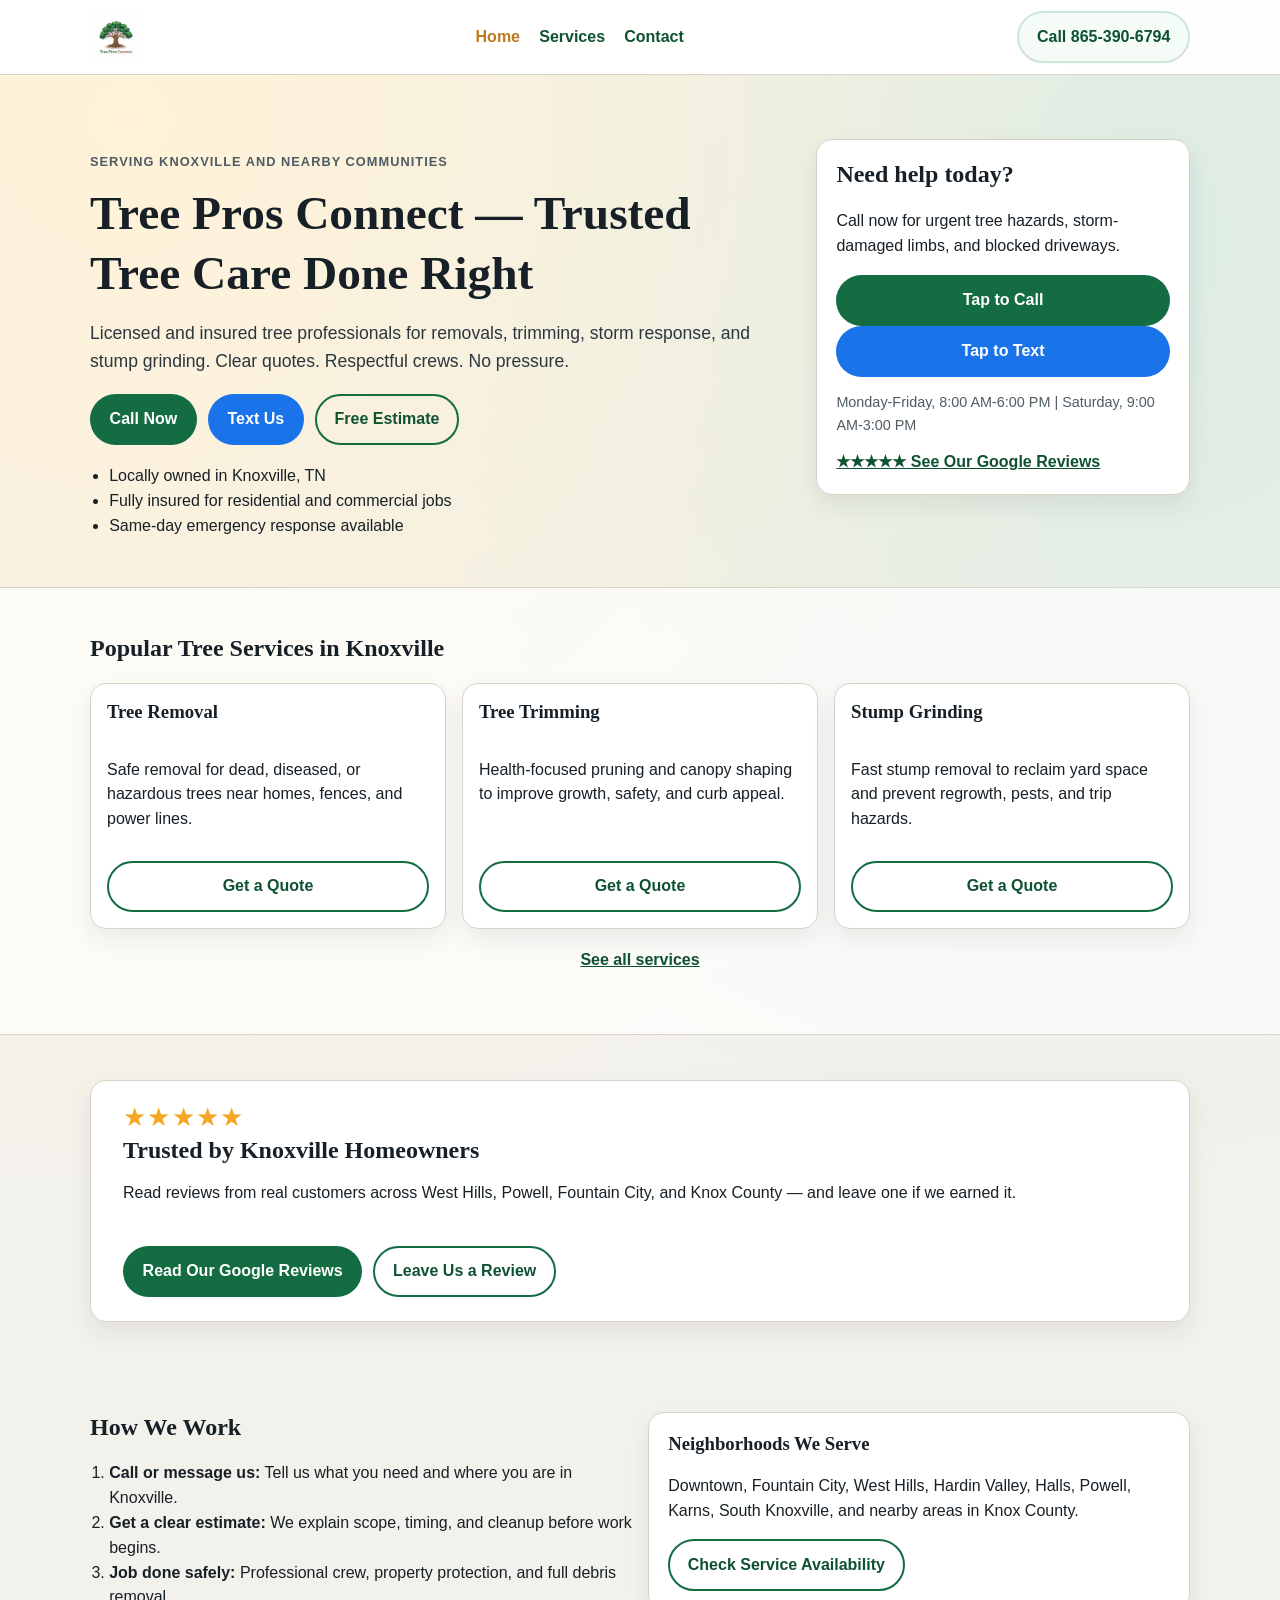
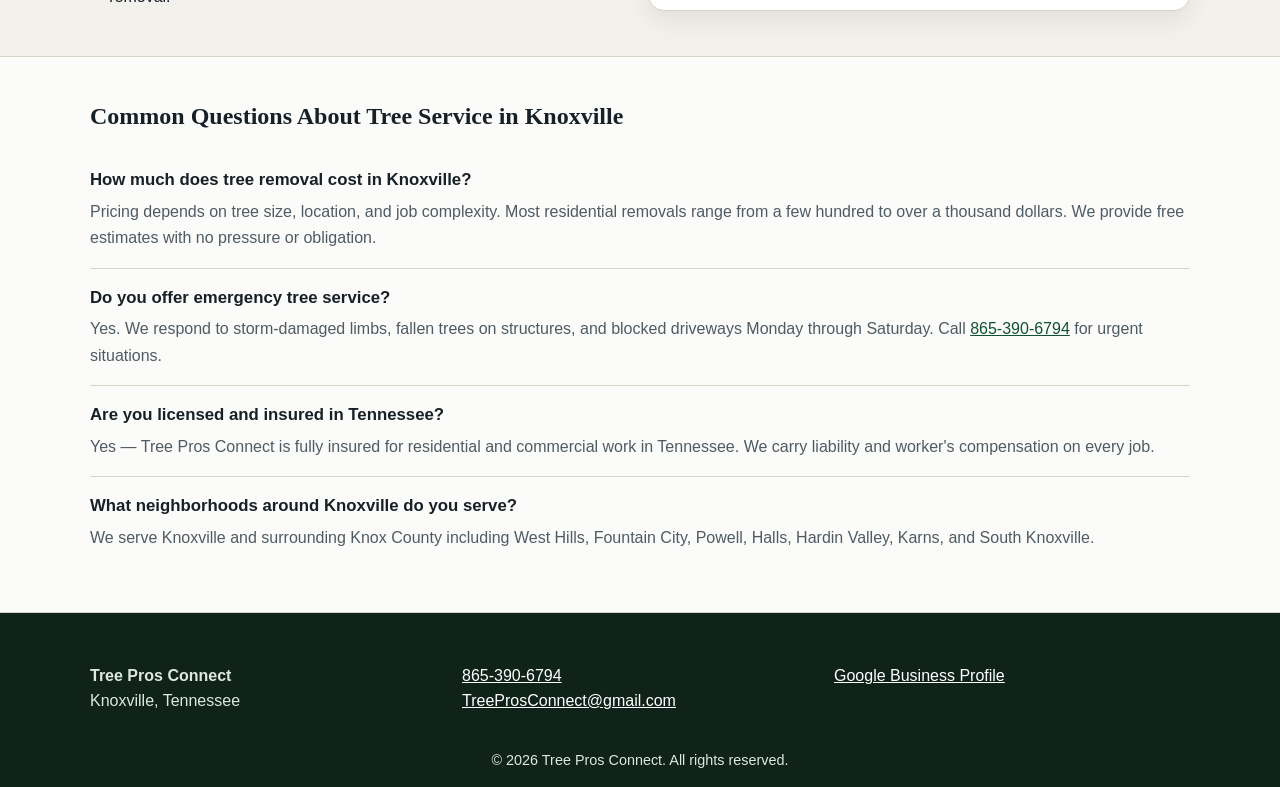
<file: index.html>
<!doctype html>
<html lang="en">
<head>
  <meta charset="utf-8">
  <meta name="viewport" content="width=device-width, initial-scale=1">
  <title>Tree Pros Connect | Safe, Professional Tree Care</title>
  <meta name="description" content="Trusted tree service in Knoxville, TN. Tree removal, trimming, stump grinding, storm cleanup, and emergency calls.">
  <meta name="robots" content="index,follow">
  <link rel="canonical" href="https://treeprosconnect.com/">
  <meta property="og:title" content="Tree Pros Connect | Safe, Professional Tree Care">
  <meta property="og:description" content="Trusted tree service in Knoxville, TN. Tree removal, trimming, stump grinding, storm cleanup.">
  <meta property="og:type" content="website">
  <meta property="og:url" content="https://treeprosconnect.com/">
  <meta property="og:locale" content="en_US">
  <meta property="og:site_name" content="Tree Pros Connect">
  <meta property="og:image" content="https://treeprosconnect.com/assets/hero-tree.jpg">
  <meta property="og:image:width" content="1200">
  <meta property="og:image:height" content="630">
  <meta name="twitter:card" content="summary_large_image">
  <meta name="twitter:title" content="Tree Pros Connect | Safe, Professional Tree Care">
  <meta name="twitter:description" content="Trusted tree service in Knoxville, TN. Tree removal, trimming, stump grinding, storm cleanup, and emergency calls.">
  <meta name="twitter:image" content="https://treeprosconnect.com/assets/hero-tree.jpg">
  <link rel="icon" href="/favicon.ico" sizes="any">
  <link rel="apple-touch-icon" href="/assets/apple-touch-icon.png">
  <link rel="stylesheet" href="assets/styles.css">
  <script defer src="assets/script.js"></script>
  <script type="application/ld+json">
  {
    "@context": "https://schema.org",
    "@type": "LandscapingBusiness",
    "name": "Tree Pros Connect",
    "description": "Trusted tree service in Knoxville, TN. Tree removal, trimming, stump grinding, storm cleanup, and emergency calls.",
    "image": "https://treeprosconnect.com/assets/hero-tree.jpg",
    "url": "https://treeprosconnect.com",
    "telephone": "+18653906794",
    "email": "TreeProsConnect@gmail.com",
    "priceRange": "$$",
    "areaServed": "Knoxville, TN",
    "address": {
      "@type": "PostalAddress",
      "addressLocality": "Knoxville",
      "addressRegion": "TN",
      "postalCode": "37902",
      "addressCountry": "US"
    },
    "openingHours": ["Mo-Fr 08:00-18:00", "Sa 09:00-15:00"],
    "sameAs": [
      "https://g.page/r/Ccs2_3aNAoinEBM/review"
    ]
  }
  </script>
  <script type="application/ld+json">
  {
    "@context": "https://schema.org",
    "@type": "FAQPage",
    "mainEntity": [
      {
        "@type": "Question",
        "name": "How much does tree removal cost in Knoxville?",
        "acceptedAnswer": {
          "@type": "Answer",
          "text": "Pricing depends on tree size, location, and job complexity. Most residential removals range from a few hundred to over a thousand dollars. Tree Pros Connect provides free, no-obligation estimates before any work begins."
        }
      },
      {
        "@type": "Question",
        "name": "Do you offer emergency tree service in Knoxville?",
        "acceptedAnswer": {
          "@type": "Answer",
          "text": "Yes. We respond to storm-damaged limbs, fallen trees on structures, and blocked driveways. Call 865-390-6794 for urgent situations Monday through Saturday."
        }
      },
      {
        "@type": "Question",
        "name": "Are you licensed and insured for tree work in Tennessee?",
        "acceptedAnswer": {
          "@type": "Answer",
          "text": "Yes. Tree Pros Connect is fully insured for residential and commercial tree work in Tennessee, carrying liability and worker's compensation coverage on every job."
        }
      },
      {
        "@type": "Question",
        "name": "What areas around Knoxville do you serve?",
        "acceptedAnswer": {
          "@type": "Answer",
          "text": "We serve Knoxville and surrounding Knox County communities including West Hills, Fountain City, Powell, Halls, Hardin Valley, Karns, and South Knoxville."
        }
      }
    ]
  }
  </script>
</head>
<body>
  <a class="skip-link" href="#main">Skip to content</a>

  <header class="site-header">
    <div class="container nav-wrap">
      <a class="logo" href="index.html" aria-label="Tree Pros Connect home"><img src="assets/logo.png" alt="Tree Pros Connect" width="180" height="52"></a>
      <nav aria-label="Main navigation">
        <ul class="nav-list">
          <li><a aria-current="page" href="index.html">Home</a></li>
          <li><a href="services.html">Services</a></li>
          <li><a href="contact.html">Contact</a></li>
        </ul>
      </nav>
      <a class="btn btn-call" href="tel:+18653906794">Call 865-390-6794</a>
    </div>
  </header>

  <main id="main">
    <section class="hero">
      <div class="container hero-grid">
        <div>
          <p class="eyebrow">Serving Knoxville and Nearby Communities</p>
        <h1>Tree Pros Connect — Trusted Tree Care Done Right</h1>
          <p class="lead">Licensed and insured tree professionals for removals, trimming, storm response, and stump grinding. Clear quotes. Respectful crews. No pressure.</p>
          <div class="hero-actions">
            <a class="btn btn-primary" href="tel:+18653906794">Call Now</a>
            <a class="btn btn-sms" href="sms:+18653906794">Text Us</a>
            <a class="btn btn-outline" href="contact.html">Free Estimate</a>
          </div>
          <ul class="trust-points" aria-label="Trust points">
            <li>Locally owned in Knoxville, TN</li>
            <li>Fully insured for residential and commercial jobs</li>
            <li>Same-day emergency response available</li>
          </ul>
        </div>
        <aside class="quote-card" aria-label="Quick contact card">
          <h2>Need help today?</h2>
          <p>Call now for urgent tree hazards, storm-damaged limbs, and blocked driveways.</p>
          <a class="btn btn-primary full" href="tel:+18653906794">Tap to Call</a>
          <a class="btn btn-sms full" href="sms:+18653906794">Tap to Text</a>
          <p class="small">Monday-Friday, 8:00 AM-6:00 PM | Saturday, 9:00 AM-3:00 PM</p>
          <a class="profile-link" href="https://g.page/r/Ccs2_3aNAoinEBM/review" target="_blank" rel="noopener noreferrer">★★★★★ See Our Google Reviews</a>
        </aside>
      </div>
    </section>

    <section class="section section-light">
      <div class="container">
        <h2>Popular Tree Services in Knoxville</h2>
        <div class="cards">
          <article class="card">
            <h3>Tree Removal</h3>
            <p>Safe removal for dead, diseased, or hazardous trees near homes, fences, and power lines.</p>
            <a class="btn btn-outline card-btn" href="contact.html">Get a Quote</a>
          </article>
          <article class="card">
            <h3>Tree Trimming</h3>
            <p>Health-focused pruning and canopy shaping to improve growth, safety, and curb appeal.</p>
            <a class="btn btn-outline card-btn" href="contact.html">Get a Quote</a>
          </article>
          <article class="card">
            <h3>Stump Grinding</h3>
            <p>Fast stump removal to reclaim yard space and prevent regrowth, pests, and trip hazards.</p>
            <a class="btn btn-outline card-btn" href="contact.html">Get a Quote</a>
          </article>
        </div>
        <p class="center"><a class="text-link" href="services.html">See all services</a></p>
      </div>
    </section>

    <section class="section">
      <div class="container">
        <div class="review-banner">
          <div>
            <p class="stars-large" aria-hidden="true">★★★★★</p>
            <h2>Trusted by Knoxville Homeowners</h2>
            <p>Read reviews from real customers across West Hills, Powell, Fountain City, and Knox County — and leave one if we earned it.</p>
          </div>
          <div class="review-actions">
            <a class="btn btn-primary" href="https://g.page/r/Ccs2_3aNAoinEBM/review" target="_blank" rel="noopener noreferrer">Read Our Google Reviews</a>
            <a class="btn btn-outline" href="https://g.page/r/Ccs2_3aNAoinEBM/review" target="_blank" rel="noopener noreferrer">Leave Us a Review</a>
          </div>
        </div>
      </div>
    </section>

    <section class="section">
      <div class="container split">
        <div>
          <h2>How We Work</h2>
          <ol class="steps">
            <li><strong>Call or message us:</strong> Tell us what you need and where you are in Knoxville.</li>
            <li><strong>Get a clear estimate:</strong> We explain scope, timing, and cleanup before work begins.</li>
            <li><strong>Job done safely:</strong> Professional crew, property protection, and full debris removal.</li>
          </ol>
        </div>
        <div class="panel">
          <h3>Neighborhoods We Serve</h3>
          <p>Downtown, Fountain City, West Hills, Hardin Valley, Halls, Powell, Karns, South Knoxville, and nearby areas in Knox County.</p>
          <a class="btn btn-outline" href="contact.html">Check Service Availability</a>
        </div>
      </div>
    </section>

    <section class="section section-light">
      <div class="container">
        <h2>Common Questions About Tree Service in Knoxville</h2>
        <dl class="faq-list">
          <div class="faq-item">
            <dt>How much does tree removal cost in Knoxville?</dt>
            <dd>Pricing depends on tree size, location, and job complexity. Most residential removals range from a few hundred to over a thousand dollars. We provide free estimates with no pressure or obligation.</dd>
          </div>
          <div class="faq-item">
            <dt>Do you offer emergency tree service?</dt>
            <dd>Yes. We respond to storm-damaged limbs, fallen trees on structures, and blocked driveways Monday through Saturday. Call <a href="tel:+18653906794">865-390-6794</a> for urgent situations.</dd>
          </div>
          <div class="faq-item">
            <dt>Are you licensed and insured in Tennessee?</dt>
            <dd>Yes — Tree Pros Connect is fully insured for residential and commercial work in Tennessee. We carry liability and worker's compensation on every job.</dd>
          </div>
          <div class="faq-item">
            <dt>What neighborhoods around Knoxville do you serve?</dt>
            <dd>We serve Knoxville and surrounding Knox County including West Hills, Fountain City, Powell, Halls, Hardin Valley, Karns, and South Knoxville.</dd>
          </div>
        </dl>
      </div>
    </section>
  </main>

  <footer class="site-footer">
    <div class="container footer-grid">
      <p><strong>Tree Pros Connect</strong><br>Knoxville, Tennessee</p>
      <p><a href="tel:+18653906794">865-390-6794</a><br><a href="mailto:TreeProsConnect@gmail.com">TreeProsConnect@gmail.com</a></p>
      <p><a href="https://g.page/r/Ccs2_3aNAoinEBM/review" target="_blank" rel="noopener noreferrer">Google Business Profile</a></p>
    </div>
    <p class="copyright">&copy; <span id="year"></span> Tree Pros Connect. All rights reserved.</p>
  </footer>

  <div class="mobile-callbar" aria-label="Mobile contact bar">
    <a href="tel:+18653906794">Call 865-390-6794</a>
    <a class="mobile-text-btn" href="sms:+18653906794">Text Us</a>
  </div>
</body>
</html>
</file>
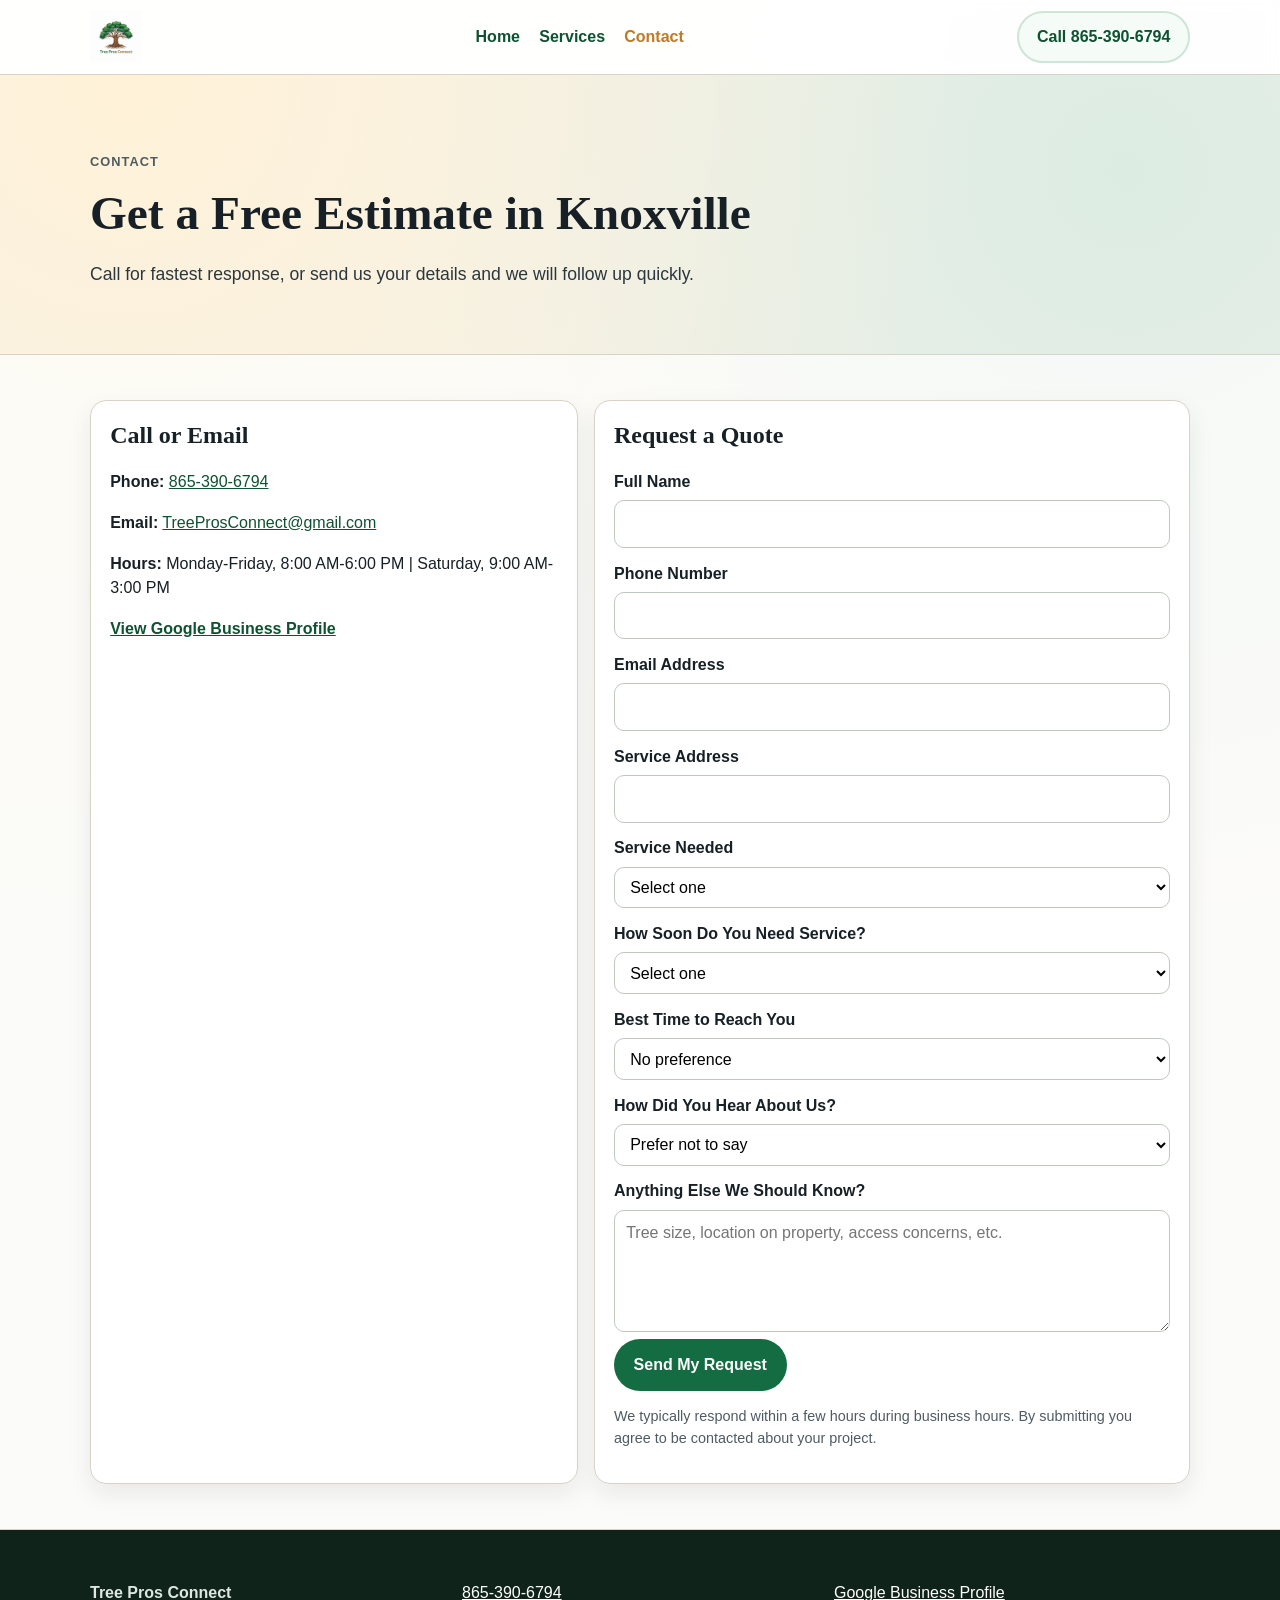
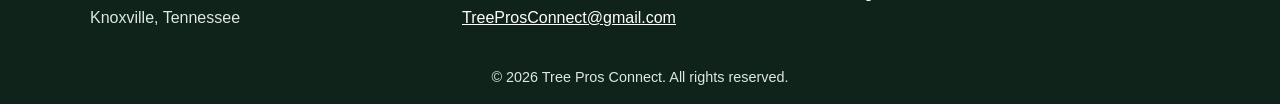
<file: contact.html>
<!doctype html>
<html lang="en">
<head>
  <meta charset="utf-8">
  <meta name="viewport" content="width=device-width, initial-scale=1">
  <title>Contact Tree Pros Connect | Free Tree Service Estimate</title>
  <meta name="description" content="Contact Tree Pros Connect for tree removal, trimming, stump grinding, and storm cleanup in Knoxville, TN.">
  <meta name="robots" content="index,follow">
  <link rel="canonical" href="https://treeprosconnect.com/contact/">
  <meta property="og:title" content="Contact Tree Pros Connect | Free Tree Service Estimate">
  <meta property="og:description" content="Contact Tree Pros Connect for tree removal, trimming, stump grinding, and storm cleanup in Knoxville, TN.">
  <meta property="og:type" content="website">
  <meta property="og:url" content="https://treeprosconnect.com/contact/">
  <meta property="og:locale" content="en_US">
  <meta property="og:site_name" content="Tree Pros Connect">
  <meta property="og:image" content="https://treeprosconnect.com/assets/hero-tree.jpg">
  <meta property="og:image:width" content="1200">
  <meta property="og:image:height" content="630">
  <meta name="twitter:card" content="summary_large_image">
  <meta name="twitter:title" content="Contact Tree Pros Connect | Free Tree Service Estimate">
  <meta name="twitter:description" content="Contact Tree Pros Connect for tree removal, trimming, stump grinding, and storm cleanup in Knoxville, TN.">
  <meta name="twitter:image" content="https://treeprosconnect.com/assets/hero-tree.jpg">
  <link rel="icon" href="/favicon.ico" sizes="any">
  <link rel="apple-touch-icon" href="/assets/apple-touch-icon.png">
  <link rel="stylesheet" href="assets/styles.css">
  <script defer src="assets/script.js"></script>
  <script type="application/ld+json">
  {
    "@context": "https://schema.org",
    "@type": "LandscapingBusiness",
    "name": "Tree Pros Connect",
    "url": "https://treeprosconnect.com",
    "telephone": "+18653906794",
    "email": "TreeProsConnect@gmail.com",
    "areaServed": "Knoxville, TN",
    "address": {
      "@type": "PostalAddress",
      "addressLocality": "Knoxville",
      "addressRegion": "TN",
      "postalCode": "37902",
      "addressCountry": "US"
    },
    "openingHours": ["Mo-Fr 08:00-18:00", "Sa 09:00-15:00"],
    "sameAs": [
      "https://g.page/r/Ccs2_3aNAoinEBM/review"
    ]
  }
  </script>
</head>
<body>
  <a class="skip-link" href="#main">Skip to content</a>

  <header class="site-header">
    <div class="container nav-wrap">
      <a class="logo" href="index.html" aria-label="Tree Pros Connect home"><img src="assets/logo.png" alt="Tree Pros Connect" width="180" height="52"></a>
      <nav aria-label="Main navigation">
        <ul class="nav-list">
          <li><a href="index.html">Home</a></li>
          <li><a href="services.html">Services</a></li>
          <li><a aria-current="page" href="contact.html">Contact</a></li>
        </ul>
      </nav>
      <a class="btn btn-call" href="tel:+18653906794">Call 865-390-6794</a>
    </div>
  </header>

  <main id="main">
    <section class="page-hero">
      <div class="container">
        <p class="eyebrow">Contact</p>
        <h1>Get a Free Estimate in Knoxville</h1>
        <p class="lead">Call for fastest response, or send us your details and we will follow up quickly.</p>
      </div>
    </section>

    <section class="section section-light">
      <div class="container contact-grid">
        <div class="panel">
          <h2>Call or Email</h2>
          <p><strong>Phone:</strong> <a href="tel:+18653906794">865-390-6794</a></p>
          <p><strong>Email:</strong> <a href="mailto:TreeProsConnect@gmail.com">TreeProsConnect@gmail.com</a></p>
          <p><strong>Hours:</strong> Monday-Friday, 8:00 AM-6:00 PM | Saturday, 9:00 AM-3:00 PM</p>
          <p><a class="text-link" href="https://g.page/r/Ccs2_3aNAoinEBM/review" target="_blank" rel="noopener noreferrer">View Google Business Profile</a></p>
        </div>

        <form class="panel contact-form" action="https://formsubmit.co/TreeProsConnect@gmail.com" method="POST">
          <h2>Request a Quote</h2>
          <input type="hidden" name="_captcha" value="false">
          <input type="hidden" name="_subject" value="New Tree Pros Connect lead">
          <input type="hidden" name="_template" value="table">

          <label for="name">Full Name</label>
          <input id="name" name="name" type="text" autocomplete="name" required>

          <label for="phone">Phone Number</label>
          <input id="phone" name="phone" type="tel" autocomplete="tel" required>

          <label for="email">Email Address</label>
          <input id="email" name="email" type="email" autocomplete="email" required>

          <label for="address">Service Address</label>
          <input id="address" name="address" type="text" autocomplete="street-address" required>

          <label for="service">Service Needed</label>
          <select id="service" name="service" required>
            <option value="">Select one</option>
            <option>Tree Removal</option>
            <option>Tree Trimming</option>
            <option>Stump Grinding</option>
            <option>Storm Cleanup</option>
            <option>Lot Clearing</option>
            <option>Emergency / Hazard Tree</option>
            <option>Other / Not Sure</option>
          </select>

          <label for="urgency">How Soon Do You Need Service?</label>
          <select id="urgency" name="urgency" required>
            <option value="">Select one</option>
            <option>Emergency — as soon as possible</option>
            <option>Within the next few days</option>
            <option>Within the next 2 weeks</option>
            <option>No rush — just getting a quote</option>
          </select>

          <label for="contact-time">Best Time to Reach You</label>
          <select id="contact-time" name="contact_time">
            <option value="">No preference</option>
            <option>Morning (7 AM - 12 PM)</option>
            <option>Afternoon (12 PM - 5 PM)</option>
            <option>Evening (5 PM - 7 PM)</option>
          </select>

          <label for="referral">How Did You Hear About Us?</label>
          <select id="referral" name="referral">
            <option value="">Prefer not to say</option>
            <option>Google Search</option>
            <option>Google Maps</option>
            <option>Facebook</option>
            <option>Nextdoor</option>
            <option>Friend or Neighbor Referral</option>
            <option>Yard Sign / Drive By</option>
            <option>Other</option>
          </select>

          <label for="message">Anything Else We Should Know?</label>
          <textarea id="message" name="message" rows="4" placeholder="Tree size, location on property, access concerns, etc."></textarea>

          <button class="btn btn-primary" type="submit">Send My Request</button>
          <p class="small">We typically respond within a few hours during business hours. By submitting you agree to be contacted about your project.</p>
        </form>
      </div>
    </section>
  </main>

  <footer class="site-footer">
    <div class="container footer-grid">
      <p><strong>Tree Pros Connect</strong><br>Knoxville, Tennessee</p>
      <p><a href="tel:+18653906794">865-390-6794</a><br><a href="mailto:TreeProsConnect@gmail.com">TreeProsConnect@gmail.com</a></p>
      <p><a href="https://g.page/r/Ccs2_3aNAoinEBM/review" target="_blank" rel="noopener noreferrer">Google Business Profile</a></p>
    </div>
    <p class="copyright">&copy; <span id="year"></span> Tree Pros Connect. All rights reserved.</p>
  </footer>

  <div class="mobile-callbar" aria-label="Mobile call button">
    <a href="tel:+18653906794">Call 865-390-6794</a>
  </div>
</body>
</html>
</file>
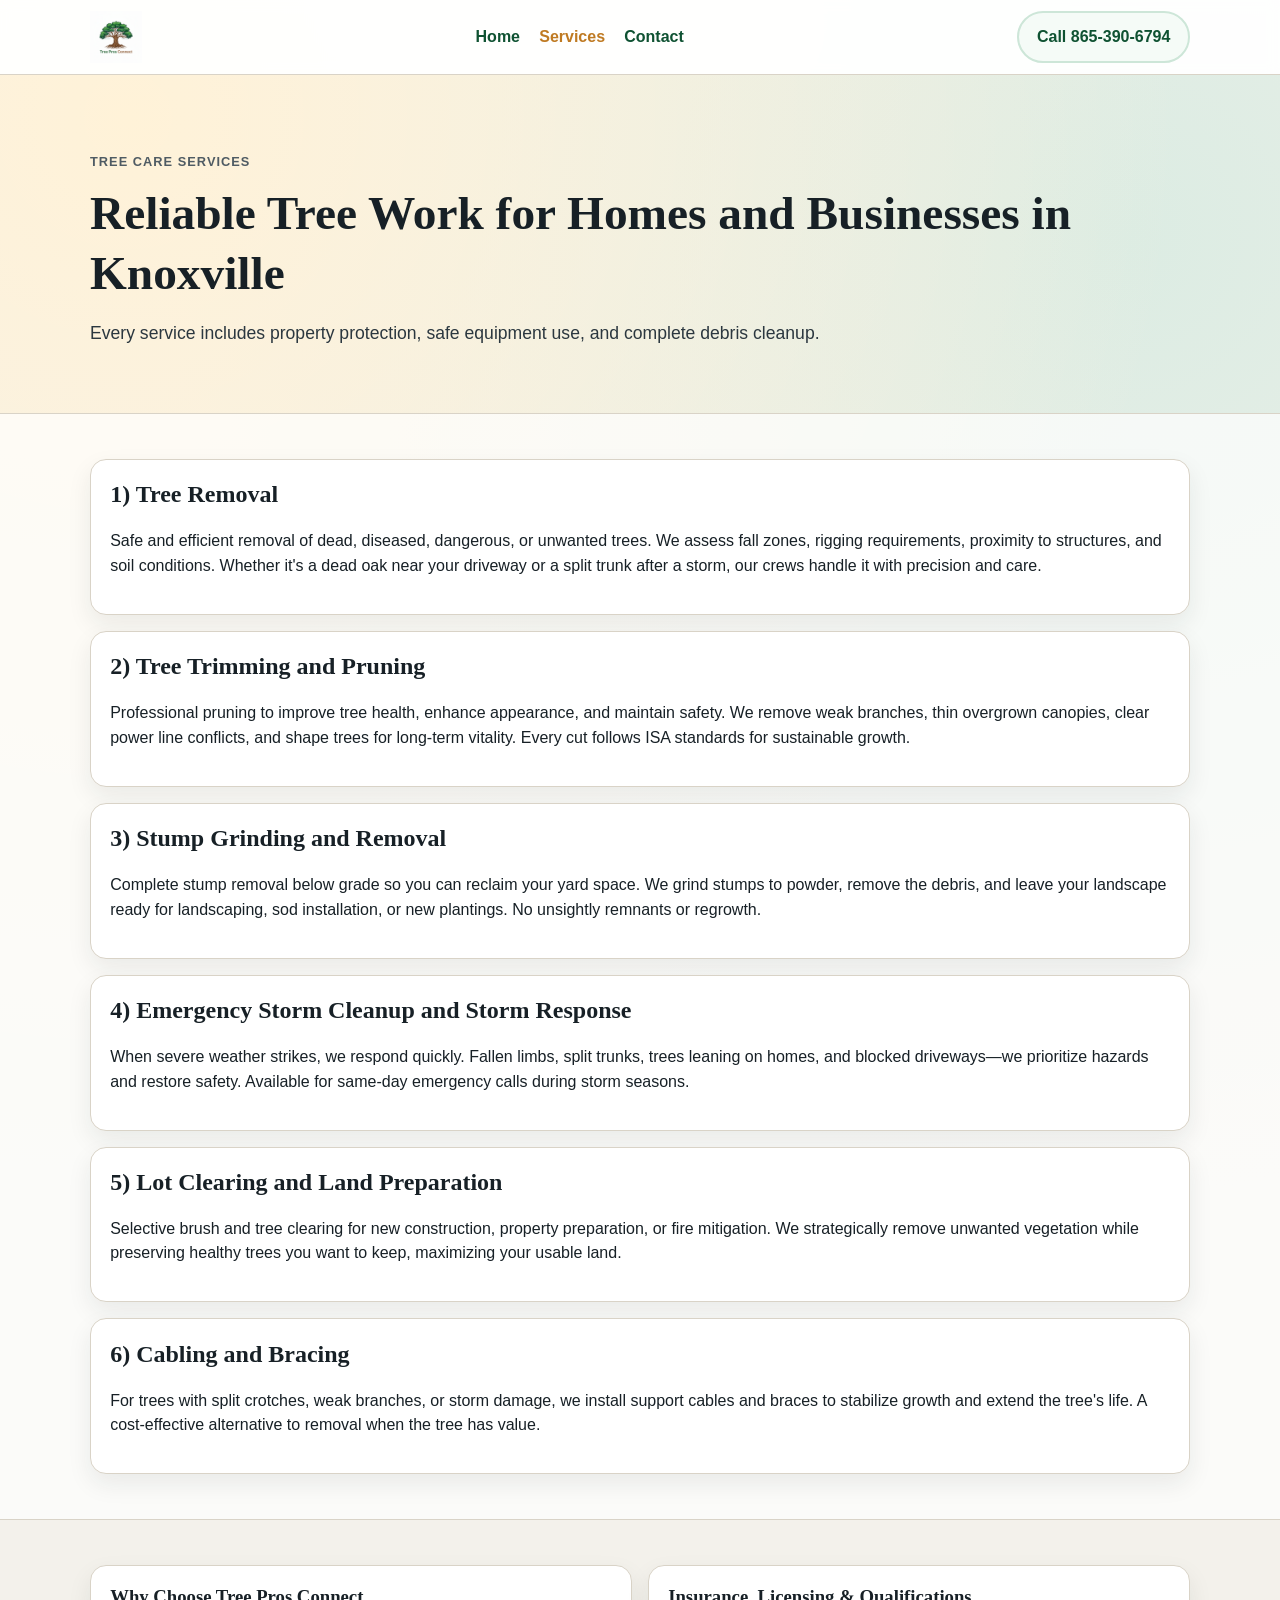
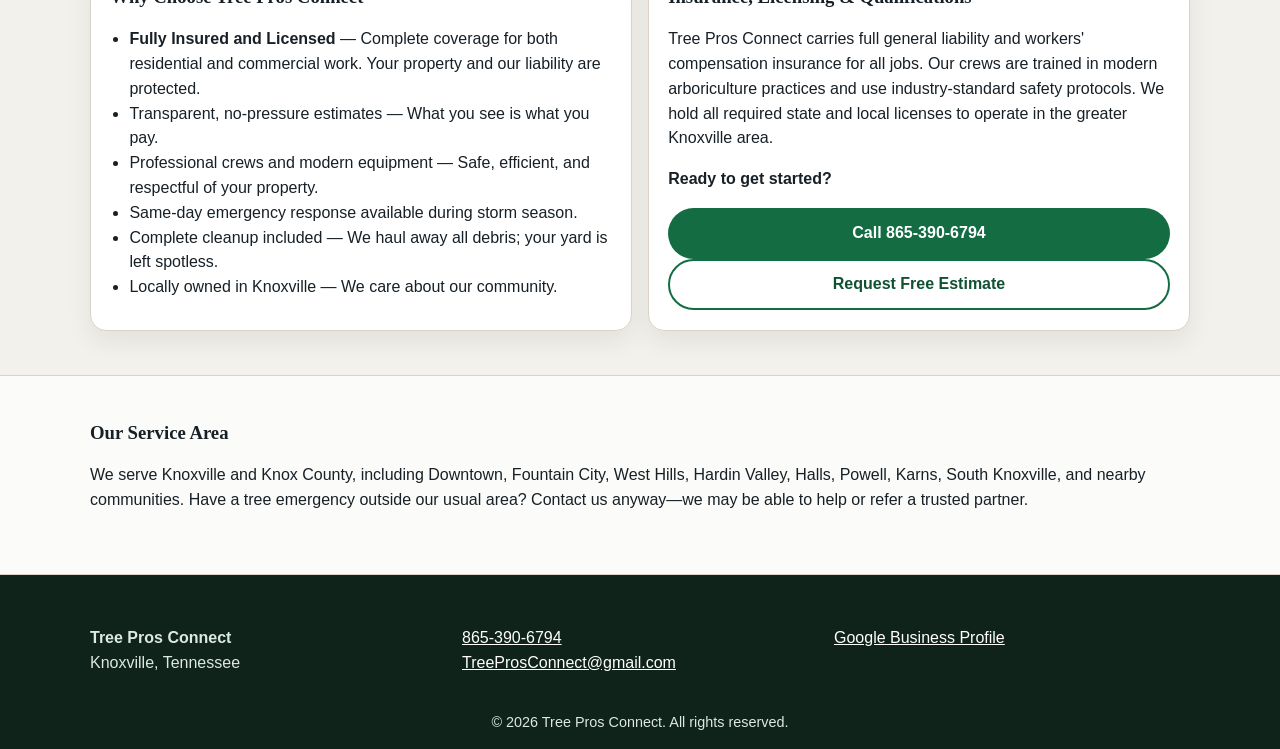
<file: services.html>
<!doctype html>
<html lang="en">
<head>
  <meta charset="utf-8">
  <meta name="viewport" content="width=device-width, initial-scale=1">
  <title>Tree Services in Knoxville, TN | Tree Pros Connect</title>
  <meta name="description" content="Professional tree services in Knoxville, Tennessee. Removal, trimming, stump grinding, emergency storm cleanup, and lot clearing.">
  <meta name="robots" content="index,follow">
  <link rel="canonical" href="https://treeprosconnect.com/services/">
  <meta property="og:title" content="Tree Services in Knoxville, TN | Tree Pros Connect">
  <meta property="og:description" content="Professional tree services in Knoxville, Tennessee. Removal, trimming, stump grinding, emergency storm cleanup, and lot clearing.">
  <meta property="og:type" content="website">
  <meta property="og:url" content="https://treeprosconnect.com/services/">
  <meta property="og:locale" content="en_US">
  <meta property="og:site_name" content="Tree Pros Connect">
  <meta property="og:image" content="https://treeprosconnect.com/assets/hero-tree.jpg">
  <meta property="og:image:width" content="1200">
  <meta property="og:image:height" content="630">
  <meta name="twitter:card" content="summary_large_image">
  <meta name="twitter:title" content="Tree Services in Knoxville, TN | Tree Pros Connect">
  <meta name="twitter:description" content="Professional tree services in Knoxville, Tennessee. Removal, trimming, stump grinding, emergency storm cleanup, and lot clearing.">
  <meta name="twitter:image" content="https://treeprosconnect.com/assets/hero-tree.jpg">
  <link rel="icon" href="/favicon.ico" sizes="any">
  <link rel="apple-touch-icon" href="/assets/apple-touch-icon.png">
  <link rel="stylesheet" href="assets/styles.css">
  <script defer src="assets/script.js"></script>
  <script type="application/ld+json">
  {
    "@context": "https://schema.org",
    "@graph": [
      {
        "@type": "LandscapingBusiness",
        "name": "Tree Pros Connect",
        "url": "https://treeprosconnect.com",
        "telephone": "+18653906794",
        "areaServed": "Knoxville, TN",
        "address": {
          "@type": "PostalAddress",
          "addressLocality": "Knoxville",
          "addressRegion": "TN",
          "postalCode": "37902",
          "addressCountry": "US"
        }
      },
      {
        "@type": "ItemList",
        "name": "Tree Services in Knoxville, TN",
        "itemListElement": [
          {"@type": "ListItem", "position": 1, "name": "Tree Removal"},
          {"@type": "ListItem", "position": 2, "name": "Tree Trimming and Pruning"},
          {"@type": "ListItem", "position": 3, "name": "Stump Grinding and Removal"},
          {"@type": "ListItem", "position": 4, "name": "Emergency Storm Cleanup"},
          {"@type": "ListItem", "position": 5, "name": "Lot Clearing and Land Preparation"},
          {"@type": "ListItem", "position": 6, "name": "Cabling and Bracing"}
        ]
      }
    ]
  }
  </script>
</head>
<body>
  <a class="skip-link" href="#main">Skip to content</a>

  <header class="site-header">
    <div class="container nav-wrap">
      <a class="logo" href="index.html" aria-label="Tree Pros Connect home"><img src="assets/logo.png" alt="Tree Pros Connect" width="180" height="52"></a>
      <nav aria-label="Main navigation">
        <ul class="nav-list">
          <li><a href="index.html">Home</a></li>
          <li><a aria-current="page" href="services.html">Services</a></li>
          <li><a href="contact.html">Contact</a></li>
        </ul>
      </nav>
      <a class="btn btn-call" href="tel:+18653906794">Call 865-390-6794</a>
    </div>
  </header>

  <main id="main">
    <section class="page-hero">
      <div class="container">
        <p class="eyebrow">Tree Care Services</p>
        <h1>Reliable Tree Work for Homes and Businesses in Knoxville</h1>
        <p class="lead">Every service includes property protection, safe equipment use, and complete debris cleanup.</p>
      </div>
    </section>

    <section class="section section-light">
      <div class="container service-list">
        <article class="service-item">
          <h2>1) Tree Removal</h2>
          <p>Safe and efficient removal of dead, diseased, dangerous, or unwanted trees. We assess fall zones, rigging requirements, proximity to structures, and soil conditions. Whether it's a dead oak near your driveway or a split trunk after a storm, our crews handle it with precision and care.</p>
        </article>

        <article class="service-item">
          <h2>2) Tree Trimming and Pruning</h2>
          <p>Professional pruning to improve tree health, enhance appearance, and maintain safety. We remove weak branches, thin overgrown canopies, clear power line conflicts, and shape trees for long-term vitality. Every cut follows ISA standards for sustainable growth.</p>
        </article>

        <article class="service-item">
          <h2>3) Stump Grinding and Removal</h2>
          <p>Complete stump removal below grade so you can reclaim your yard space. We grind stumps to powder, remove the debris, and leave your landscape ready for landscaping, sod installation, or new plantings. No unsightly remnants or regrowth.</p>
        </article>

        <article class="service-item">
          <h2>4) Emergency Storm Cleanup and Storm Response</h2>
          <p>When severe weather strikes, we respond quickly. Fallen limbs, split trunks, trees leaning on homes, and blocked driveways—we prioritize hazards and restore safety. Available for same-day emergency calls during storm seasons.</p>
        </article>

        <article class="service-item">
          <h2>5) Lot Clearing and Land Preparation</h2>
          <p>Selective brush and tree clearing for new construction, property preparation, or fire mitigation. We strategically remove unwanted vegetation while preserving healthy trees you want to keep, maximizing your usable land.</p>
        </article>

        <article class="service-item">
          <h2>6) Cabling and Bracing</h2>
          <p>For trees with split crotches, weak branches, or storm damage, we install support cables and braces to stabilize growth and extend the tree's life. A cost-effective alternative to removal when the tree has value.</p>
        </article>
      </div>
    </section>

    <section class="section">
      <div class="container split">
        <div class="panel">
          <h3>Why Choose Tree Pros Connect</h3>
          <ul class="plain-list">
            <li><strong>Fully Insured and Licensed</strong> — Complete coverage for both residential and commercial work. Your property and our liability are protected.</li>
            <li>Transparent, no-pressure estimates — What you see is what you pay.</li>
            <li>Professional crews and modern equipment — Safe, efficient, and respectful of your property.</li>
            <li>Same-day emergency response available during storm season.</li>
            <li>Complete cleanup included — We haul away all debris; your yard is left spotless.</li>
            <li>Locally owned in Knoxville — We care about our community.</li>
          </ul>
        </div>
        <div class="panel">
          <h3>Insurance, Licensing & Qualifications</h3>
          <p>Tree Pros Connect carries full general liability and workers' compensation insurance for all jobs. Our crews are trained in modern arboriculture practices and use industry-standard safety protocols. We hold all required state and local licenses to operate in the greater Knoxville area.</p>
          <p><strong>Ready to get started?</strong></p>
          <a class="btn btn-primary full" href="tel:+18653906794">Call 865-390-6794</a>
          <a class="btn btn-outline full" href="contact.html">Request Free Estimate</a>
        </div>
      </div>
    </section>

    <section class="section section-light">
      <div class="container">
        <h3>Our Service Area</h3>
        <p>We serve Knoxville and Knox County, including Downtown, Fountain City, West Hills, Hardin Valley, Halls, Powell, Karns, South Knoxville, and nearby communities. Have a tree emergency outside our usual area? Contact us anyway—we may be able to help or refer a trusted partner.</p>
      </div>
    </section>
  </main>

  <footer class="site-footer">
    <div class="container footer-grid">
      <p><strong>Tree Pros Connect</strong><br>Knoxville, Tennessee</p>
      <p><a href="tel:+18653906794">865-390-6794</a><br><a href="mailto:TreeProsConnect@gmail.com">TreeProsConnect@gmail.com</a></p>
      <p><a href="https://g.page/r/Ccs2_3aNAoinEBM/review" target="_blank" rel="noopener noreferrer">Google Business Profile</a></p>
    </div>
    <p class="copyright">&copy; <span id="year"></span> Tree Pros Connect. All rights reserved.</p>
  </footer>

  <div class="mobile-callbar" aria-label="Mobile call button">
    <a href="tel:+18653906794">Call 865-390-6794</a>
  </div>
</body>
</html>
</file>
<file: assets/styles.css>
:root {
  --bg: #f3f1eb;
  --surface: #ffffff;
  --text: #172026;
  --muted: #4f5b63;
  --primary: #146c43;
  --primary-dark: #0f5232;
  --accent: #bf7a22;
  --line: #d9d3c7;
  --shadow: 0 10px 24px rgba(23, 32, 38, 0.08);
}

* {
  box-sizing: border-box;
}

html,
body {
  margin: 0;
  padding: 0;
}

body {
  font-family: "Source Sans 3", "Segoe UI", sans-serif;
  color: var(--text);
  background:
    radial-gradient(circle at 10% 5%, #fff2d8 0, transparent 42%),
    radial-gradient(circle at 88% 10%, #dcece3 0, transparent 40%),
    var(--bg);
  line-height: 1.55;
}

h1,
h2,
h3 {
  font-family: "Merriweather", Georgia, serif;
  line-height: 1.25;
  margin-top: 0;
}

a {
  color: var(--primary-dark);
}

.skip-link {
  position: absolute;
  left: -999px;
  top: auto;
}

.skip-link:focus {
  left: 1rem;
  top: 1rem;
  background: #fff;
  padding: 0.5rem 0.75rem;
  border-radius: 0.4rem;
  z-index: 1000;
}

.container {
  width: min(1100px, 92vw);
  margin: 0 auto;
}

.site-header {
  position: sticky;
  top: 0;
  z-index: 40;
  background: rgba(255, 255, 255, 0.95);
  backdrop-filter: blur(6px);
  border-bottom: 1px solid var(--line);
}

.nav-wrap {
  display: flex;
  align-items: center;
  justify-content: space-between;
  gap: 1rem;
  min-height: 74px;
}

.logo {
  display: flex;
  align-items: center;
  text-decoration: none;
  flex-shrink: 0;
}

.logo img {
  height: 52px;
  width: auto;
  display: block;
}

.nav-list {
  list-style: none;
  display: flex;
  gap: 1.2rem;
  margin: 0;
  padding: 0;
}

.nav-list a {
  text-decoration: none;
  font-weight: 600;
}

.nav-list a[aria-current="page"] {
  color: var(--accent);
}

.btn {
  display: inline-block;
  border-radius: 999px;
  padding: 0.7rem 1.1rem;
  font-weight: 700;
  text-decoration: none;
  border: 2px solid transparent;
  transition: all 0.2s ease;
}

.btn:hover {
  transform: translateY(-1px);
}

.btn-primary {
  background: var(--primary);
  color: #fff;
}

.btn-primary:hover {
  background: var(--primary-dark);
}

.btn-outline {
  border-color: var(--primary);
  color: var(--primary-dark);
  background: transparent;
}

.btn-call {
  background: #f5fbf7;
  border-color: #cde6d8;
  color: var(--primary-dark);
}

.full {
  width: 100%;
  text-align: center;
}

.hero,
.page-hero {
  padding: 4rem 0 3rem;
}

.hero-grid {
  display: grid;
  grid-template-columns: 1.3fr 0.7fr;
  gap: 2rem;
  align-items: start;
}

.eyebrow {
  text-transform: uppercase;
  letter-spacing: 0.08em;
  color: var(--muted);
  font-weight: 700;
  font-size: 0.8rem;
  margin-bottom: 0.8rem;
}

h1 {
  font-size: clamp(2rem, 3.7vw, 3rem);
  margin-bottom: 0.8rem;
}

.lead {
  font-size: 1.1rem;
  color: #2b373f;
}

.hero-actions {
  display: flex;
  flex-wrap: wrap;
  gap: 0.7rem;
  margin: 1.2rem 0;
}

.trust-points,
.plain-list,
.steps {
  margin: 1rem 0 0;
  padding-left: 1.2rem;
}

.quote-card,
.card,
.panel,
.service-item,
.contact-form {
  background: var(--surface);
  border: 1px solid var(--line);
  border-radius: 16px;
  box-shadow: var(--shadow);
}

.quote-card,
.panel,
.service-item,
.contact-form {
  padding: 1.2rem;
}

.section {
  padding: 2.8rem 0;
}

.section-light {
  background: rgba(255, 255, 255, 0.7);
  border-top: 1px solid var(--line);
  border-bottom: 1px solid var(--line);
}

.cards {
  display: grid;
  grid-template-columns: repeat(3, minmax(0, 1fr));
  gap: 1rem;
}

.card {
  padding: 1rem;
}

.center {
  text-align: center;
  margin-top: 1.2rem;
}

.text-link {
  font-weight: 700;
}

.split {
  display: grid;
  grid-template-columns: repeat(2, minmax(0, 1fr));
  gap: 1rem;
}

.service-list,
.contact-grid {
  display: grid;
  gap: 1rem;
}

.contact-grid {
  grid-template-columns: 0.9fr 1.1fr;
}

.contact-form label {
  display: block;
  margin: 0.85rem 0 0.35rem;
  font-weight: 700;
}

input,
select,
textarea,
button {
  font: inherit;
}

.contact-form input,
.contact-form select,
.contact-form textarea {
  width: 100%;
  border: 1px solid #bfc8bf;
  border-radius: 10px;
  padding: 0.65rem 0.7rem;
  background: #fff;
}

.small {
  font-size: 0.9rem;
  color: var(--muted);
}

.site-footer {
  background: #10231a;
  color: #dce8e1;
  padding: 2.2rem 0 1rem;
}

.site-footer a {
  color: #fff;
}

.footer-grid {
  display: grid;
  grid-template-columns: repeat(3, minmax(0, 1fr));
  gap: 1rem;
}

.copyright {
  text-align: center;
  margin: 1.2rem 0 0;
  font-size: 0.9rem;
}

.mobile-callbar {
  display: none;
}

.profile-link {
  font-weight: 700;
}

/* SMS / Text button */
.btn-sms {
  background: #1a73e8;
  color: #fff;
}

.btn-sms:hover {
  background: #1557b0;
  color: #fff;
}

/* Card CTAs */
.card {
  display: flex;
  flex-direction: column;
}

.card > p {
  flex: 1;
}

.card-btn {
  margin-top: 0.8rem;
  text-align: center;
}

/* Google review banner */
.review-banner {
  display: flex;
  align-items: center;
  justify-content: space-between;
  gap: 1.5rem;
  flex-wrap: wrap;
  background: var(--surface);
  border: 1px solid var(--line);
  border-radius: 16px;
  box-shadow: var(--shadow);
  padding: 1.5rem 2rem;
}

.review-banner h2 {
  margin-bottom: 0.4rem;
}

.stars-large {
  font-size: 1.6rem;
  color: #f5a623;
  letter-spacing: 0.05em;
  margin: 0 0 0.3rem;
  line-height: 1;
}

.review-actions {
  display: flex;
  flex-wrap: wrap;
  gap: 0.7rem;
  flex-shrink: 0;
}

/* FAQ */
.faq-list {
  margin: 1.2rem 0 0;
}

.faq-item {
  border-bottom: 1px solid var(--line);
  padding: 1rem 0;
}

.faq-item:last-child {
  border-bottom: none;
}

.faq-list dt {
  font-weight: 700;
  margin-bottom: 0.35rem;
  font-size: 1.05rem;
  color: var(--text);
}

.faq-list dd {
  margin: 0;
  color: var(--muted);
  line-height: 1.65;
}

@media (max-width: 920px) {
  .hero-grid,
  .cards,
  .split,
  .contact-grid,
  .footer-grid {
    grid-template-columns: 1fr;
  }

  .nav-wrap {
    flex-wrap: wrap;
    padding: 0.6rem 0;
  }

  .btn-call {
    display: none;
  }

  .mobile-callbar {
    position: fixed;
    left: 0;
    right: 0;
    bottom: 0;
    z-index: 60;
    display: flex;
    background: #113623;
    border-top: 2px solid #2f895e;
  }

  .mobile-callbar a {
    flex: 1;
    display: block;
    text-align: center;
    padding: 0.95rem 1rem;
    color: #fff;
    font-weight: 800;
    text-decoration: none;
  }

  .mobile-text-btn {
    background: #1a73e8;
    border-left: 1px solid rgba(255, 255, 255, 0.15);
  }

  .review-banner {
    flex-direction: column;
    align-items: flex-start;
    padding: 1.2rem;
  }

  body {
    padding-bottom: 4.1rem;
  }
}
</file>
